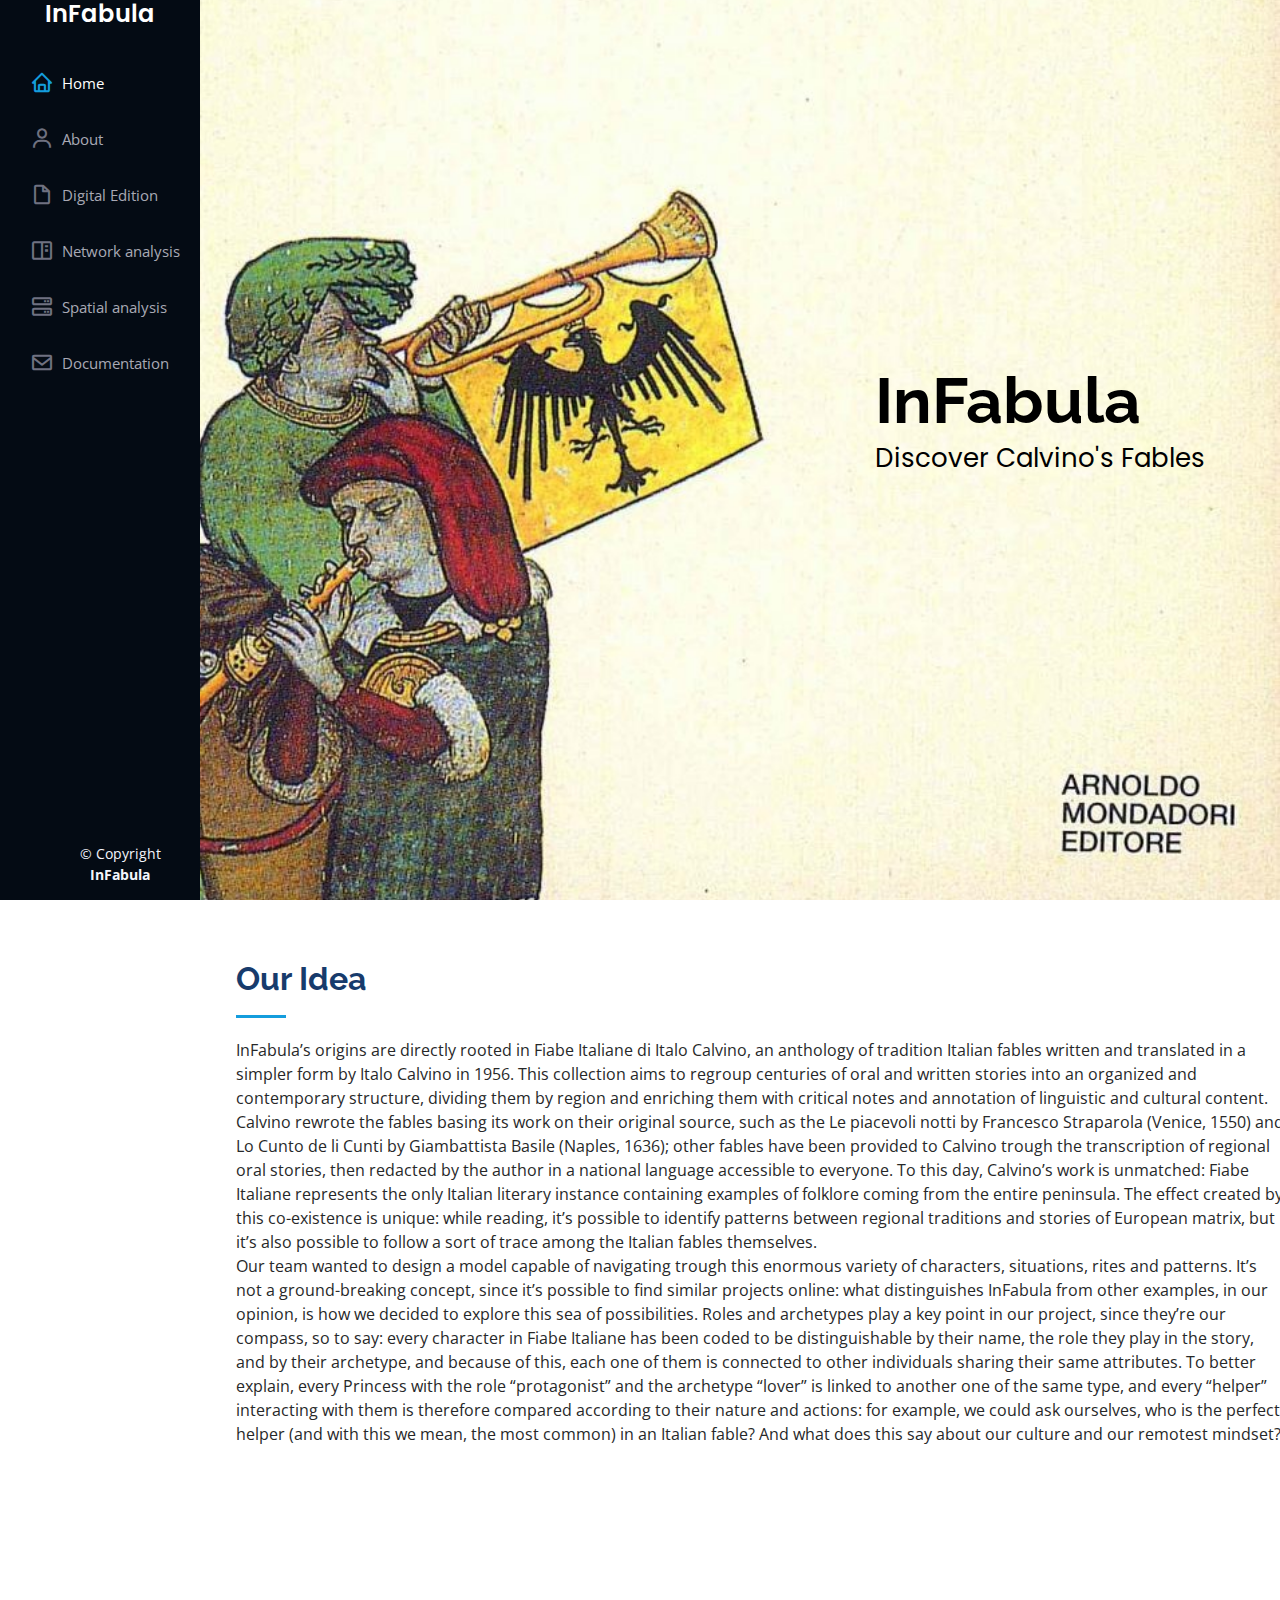
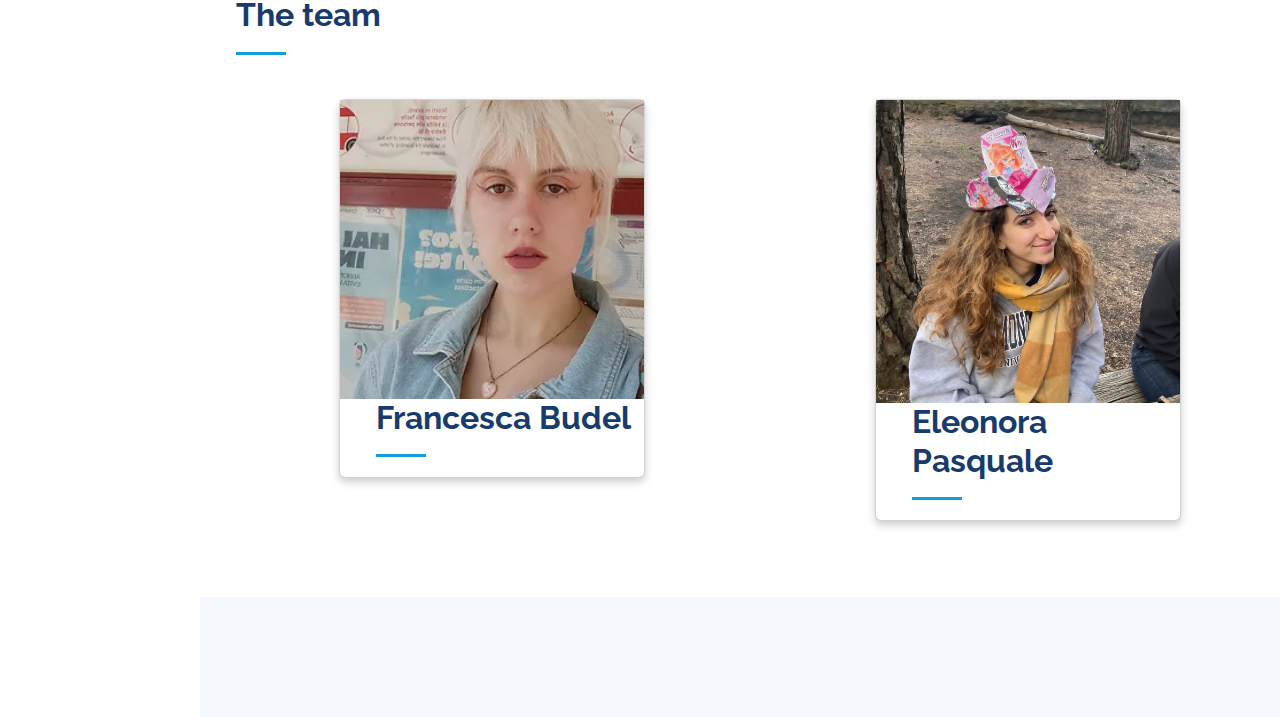
<file: index.html>
<!DOCTYPE html>
<html lang="en">

<head>
  <meta charset="utf-8">
  <meta content="width=device-width, initial-scale=1.0" name="viewport">

  <title>InFabula</title>
  <meta content="" name="description">
  <meta content="" name="keywords">

  <!-- Favicons -->
  <link href="assets/img/icons8-fairytale-24.png" rel="icon">
	
  <link href="assets/img/icons8-fairytale-24.png" rel="apple-touch-icon">

  <!-- Google Fonts -->
  <link href="https://fonts.googleapis.com/css?family=Open+Sans:300,300i,400,400i,600,600i,700,700i|Raleway:300,300i,400,400i,500,500i,600,600i,700,700i|Poppins:300,300i,400,400i,500,500i,600,600i,700,700i" rel="stylesheet">

  <!-- Vendor CSS Files -->
  <link href="assets/vendor/aos/aos.css" rel="stylesheet">
  <link href="assets/vendor/bootstrap/css/bootstrap.min.css" rel="stylesheet">
  <link href="assets/vendor/bootstrap-icons/bootstrap-icons.css" rel="stylesheet">
  <link href="assets/vendor/boxicons/css/boxicons.min.css" rel="stylesheet">
  <link href="assets/vendor/glightbox/css/glightbox.min.css" rel="stylesheet">
  <link href="assets/vendor/swiper/swiper-bundle.min.css" rel="stylesheet">

  <!-- Template Main CSS File -->
  <link href="css/style.css" rel="stylesheet">

  <!-- =======================================================
  * Template Name: iPortfolio - v3.9.1
  * Template URL: https://bootstrapmade.com/iportfolio-bootstrap-portfolio-websites-template/
  * Author: BootstrapMade.com
  * License: https://bootstrapmade.com/license/
  ======================================================== -->
 
</head>

<body>

  <!-- ======= Mobile nav toggle button ======= -->
  <i class="bi bi-list mobile-nav-toggle d-xl-none"></i>

  <!-- ======= Header ======= -->
  <header id="header">
    <div class="d-flex flex-column">

      <div class="profile">
        
        <h1 class="text-light"><a href="index.html">InFabula</a></h1>
       
      </div>

    <nav id="navbar" class="nav-menu navbar">
         <ul>
           <li><a href="index.html" class="nav-link scrollto active"><i class="bx bx-home"></i> <span>Home</span></a></li>
           <li><a href="#about" class="nav-link scrollto"><i class="bx bx-user"></i> <span>About</span></a></li>
           <li><a href="SDedition.html" class="nav-link"><i class="bx bx-file-blank"></i> <span>Digital Edition</span></a></li>
           <li><a href="NetAnal.html" class="nav-link"><i class="bx bx-book-content"></i>  <span>Network analysis</span></a></li>
           <li><a href="SpaAnalysis.html" class="nav-link"><i class="bx bx-server"></i> <span>Spatial analysis</span></a></li>
           <li><a href="Documentation.html" class="nav-link "><i class="bx bx-envelope"></i> <span>Documentation</span></a></li>
         </ul>
       </nav><!-- .nav-menu -->
    </div>
  </header><!-- End Header -->

  <!-- ======= Hero Section ======= -->
  <section id="hero" class="d-flex flex-column justify-content-center align-items-center">
    <div class="hero-container">
      <h1>InFabula</h1>
      <p>Discover Calvino's Fables </p>
    </div>
  </section><!-- End Hero -->

  <main id="main">

    <!-- ======= About Section ======= -->
    <section id="about" class="about">
      <div class="container">

        <div class="section-title">
          <h2>Our Idea</h2>
          <p>InFabula’s origins are directly rooted in Fiabe Italiane di Italo Calvino, an anthology of tradition Italian fables written and translated
            in a simpler form by Italo Calvino in 1956. This collection aims to regroup centuries of oral and written stories into an organized and
            contemporary structure, dividing them by region and enriching them with critical notes and annotation of linguistic and cultural
            content.</p>
            <p>Calvino rewrote the fables basing its work on their original source, such as the Le piacevoli notti by Francesco Straparola (Venice,
            1550) and Lo Cunto de li Cunti by Giambattista Basile (Naples, 1636); other fables have been provided to Calvino trough the
            transcription of regional oral stories, then redacted by the author in a national language accessible to everyone.
            To this day, Calvino’s work is unmatched: Fiabe Italiane represents the only Italian literary instance containing examples of folklore
            coming from the entire peninsula. The effect created by this co-existence is unique: while reading, it’s possible to identify patterns
            between regional traditions and stories of European matrix, but it’s also possible to follow a sort of trace among the Italian fables
            themselves.</p>
            <p>Our team wanted to design a model capable of navigating trough this enormous variety of characters, situations, rites and patterns. It’s
            not a ground-breaking concept, since it’s possible to find similar projects online: what distinguishes InFabula from other examples, in
            our opinion, is how we decided to explore this sea of possibilities.
            Roles and archetypes play a key point in our project, since they’re our compass, so to say: every character in Fiabe Italiane has been
            coded to be distinguishable by their name, the role they play in the story, and by their archetype, and because of this, each one of them
            is connected to other individuals sharing their same attributes.
            To better explain, every Princess with the role “protagonist” and the archetype “lover” is linked to another one of the same type, and
            every “helper” interacting with them is therefore compared according to their nature and actions: for example, we could ask ourselves,
            who is the perfect helper (and with this we mean, the most common) in an Italian fable? And what does this say about our culture and
            our remotest mindset?
            </p>
        </div>

        

      </div>
    </section><!-- End About Section -->

    <!-- ======= Facts Section ======= -->
    <section id="facts" class="facts">
      <div class="container">

        <div class="section-title">
          <h2>The team</h2>
         <br>

<div class="row">
 

  <div class="column">
    <div class="card">
      <img src="./assets/img/fra.webp" alt="Mike" style="width:100%">
      <div class="container">
        <h2>Francesca Budel</h2>
      </div>
    </div>
  </div>
  
  <div class="column">
    <div class="card">
      <img src="./assets/img/nora.jpg" alt="John" style="width:100%">
      <div class="container">
        <h2>Eleonora Pasquale</h2>
      </div>
    </div>
  </div>
</div>
        </div>

        

      </div>
    </section><!-- End Facts Section -->

    <!-- ======= Skills Section ======= -->
    <section id="skills" class="skills section-bg">
      <div class="container">

        

       

      </div>
    </section><!-- End Skills Section -->

  
  </main><!-- End #main -->

  <!-- ======= Footer ======= -->
  <footer id="footer">
    <div class="container">
      <div class="copyright">
        &copy; Copyright <strong><span>InFabula</span></strong>
      </div>
      
    </div>
  </footer><!-- End  Footer -->

  <a href="#" class="back-to-top d-flex align-items-center justify-content-center"><i class="bi bi-arrow-up-short"></i></a>

  <!-- Vendor JS Files -->
  <script src="assets/vendor/purecounter/purecounter_vanilla.js"></script>
  <script src="assets/vendor/aos/aos.js"></script>
  <script src="assets/vendor/bootstrap/js/bootstrap.bundle.min.js"></script>
  <script src="assets/vendor/glightbox/js/glightbox.min.js"></script>
  <script src="assets/vendor/isotope-layout/isotope.pkgd.min.js"></script>
  <script src="assets/vendor/swiper/swiper-bundle.min.js"></script>
  <script src="assets/vendor/typed.js/typed.min.js"></script>
  <script src="assets/vendor/waypoints/noframework.waypoints.js"></script>
  <script src="assets/vendor/php-email-form/validate.js"></script>

  <!-- Template Main JS File -->
  <script src="assets/js/main.js"></script>

</body>

</html>
</file>
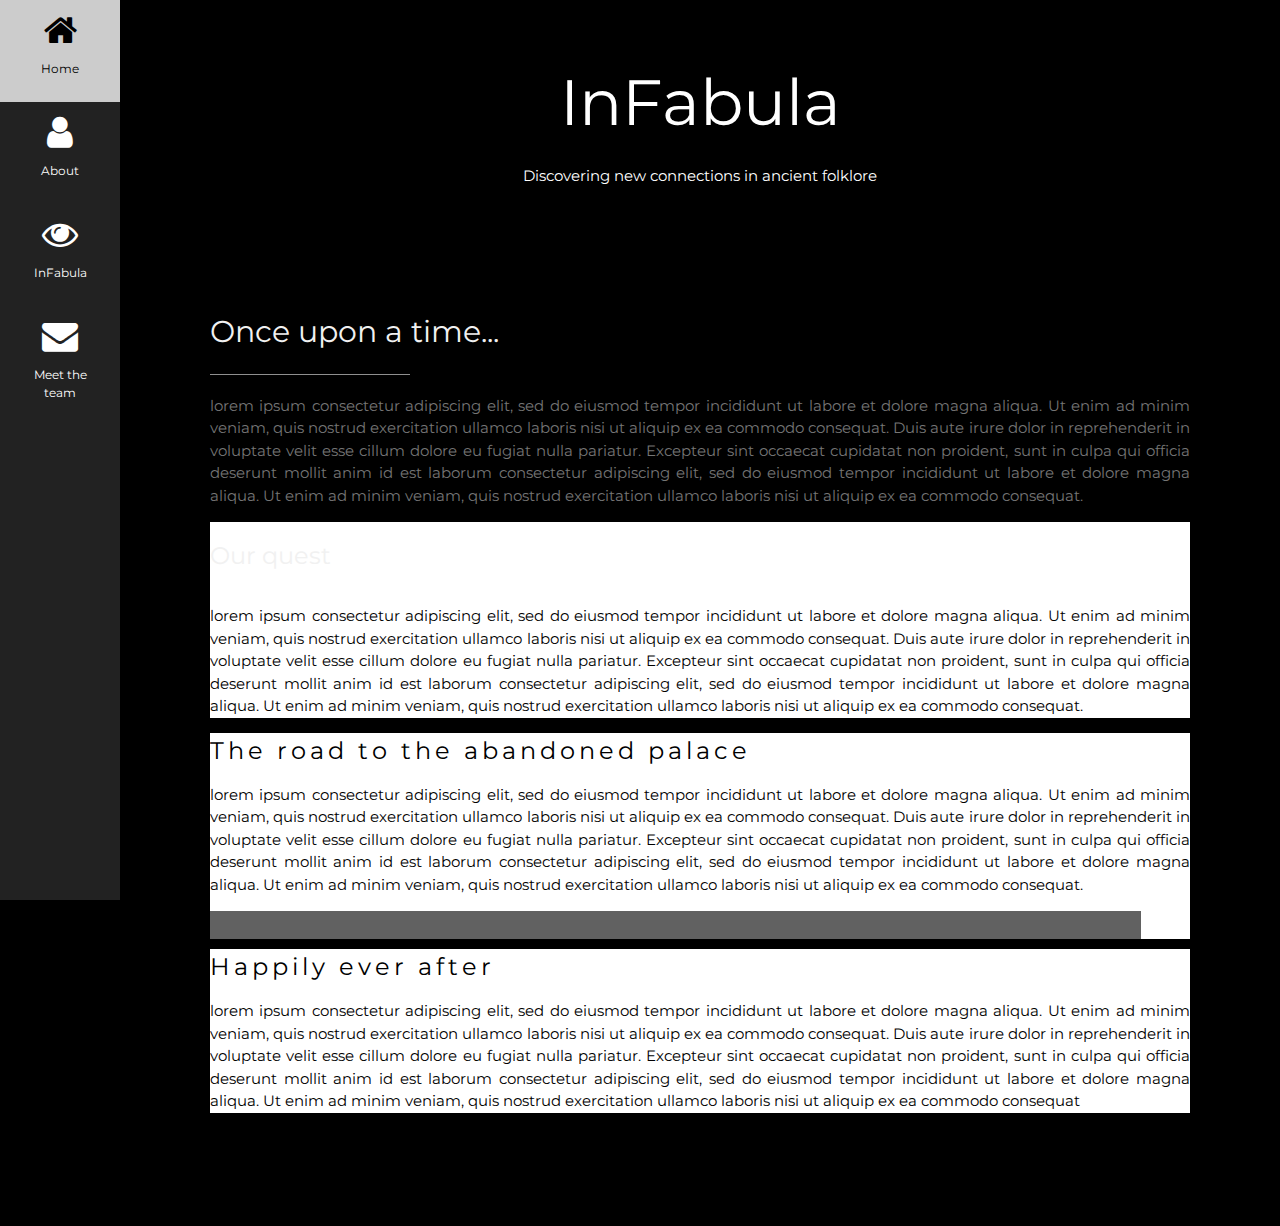
<file: index1.html>
<!-- Icon Bar (Sidebar - hidden on small screens) -->
<nav class="w3-sidebar w3-bar-block w3-small w3-hide-small w3-center">
  <!-- Avatar image in top left corner -->
  <html>
  <head>
  <title>W3.CSS Template</title>
  <meta charset="UTF-8">
  <meta name="viewport" content="width=device-width, initial-scale=1">
  <link rel="stylesheet" href="https://www.w3schools.com/w3css/4/w3.css">
  <link rel="stylesheet" href="https://fonts.googleapis.com/css?family=Montserrat">
  <link rel="stylesheet" href="https://cdnjs.cloudflare.com/ajax/libs/font-awesome/4.7.0/css/font-awesome.min.css">
  <style>
  body, h1,h2,h3,h4,h5,h6 {font-family: "Montserrat", sans-serif}
  .w3-row-padding img {margin-bottom: 12px}
  /* Set the width of the sidebar to 120px */
  .w3-sidebar {width: 120px;background: #222;}
  /* Add a left margin to the "page content" that matches the width of the sidebar (120px) */
  #main {margin-left: 120px}
  /* Remove margins from "page content" on small screens */
  @media only screen and (max-width: 600px) {#main {margin-left: 0}}
  </style>
  </head>
  <body class="w3-black">
  <a href="#" class="w3-bar-item w3-button w3-padding-large w3-black">
    <i class="fa fa-home w3-xxlarge"></i>
    <p>Home</p>
  </a>
  <a href="#about" class="w3-bar-item w3-button w3-padding-large w3-hover-black">
    <i class="fa fa-user w3-xxlarge"></i>
    <p>About</p>
  </a>
  <a href="#photos" class="w3-bar-item w3-button w3-padding-large w3-hover-black">
    <i class="fa fa-eye w3-xxlarge"></i>
    <p>InFabula</p>
  </a>
  <a href="#contact" class="w3-bar-item w3-button w3-padding-large w3-hover-black">
    <i class="fa fa-envelope w3-xxlarge"></i>
    <p>Meet the team</p>
  </a>
</nav>

<!-- Navbar on small screens (Hidden on medium and large screens) -->
<div class="w3-top w3-hide-large w3-hide-medium" id="myNavbar">
  <div class="w3-bar w3-black w3-opacity w3-hover-opacity-off w3-center w3-small">
    <a href="#" class="w3-bar-item w3-button" style="width:25% !important">Home</a>
    <a href="#about" class="w3-bar-item w3-button" style="width:25% !important">About</a>
    <a href="#photos" class="w3-bar-item w3-button" style="width:25% !important">InFabula</a>
    <a href="#contact" class="w3-bar-item w3-button" style="width:25% !important">Meet the team</a>
  </div>
</div>

<!-- Page Content -->
<div class="w3-padding-large" id="main">
  <!-- Header/Home -->
  <header class="w3-container w3-padding-32 w3-center w3-black" id="home">
    <h1 class="w3-jumbo"><span class="w3-hide-small"></span> InFabula </h1>
    <p>Discovering new connections in ancient folklore</p>
  </header>

  <!-- About Section -->
  <div class="w3-content w3-justify w3-text-grey w3-padding-64" id="about">
    <h2 class="w3-text-light-grey">Once upon a time...</h2>
    <hr style="width:200px" class="w3-opacity">
    <p>lorem ipsum consectetur adipiscing elit, sed do eiusmod tempor incididunt ut labore et dolore magna aliqua. Ut enim ad minim veniam, quis nostrud exercitation ullamco laboris nisi ut aliquip
      ex ea commodo consequat. Duis aute irure dolor in reprehenderit in voluptate velit esse cillum dolore eu fugiat nulla pariatur. Excepteur sint occaecat cupidatat non proident, sunt in culpa qui officia deserunt mollit anim id est laborum consectetur
      adipiscing elit, sed do eiusmod tempor incididunt ut labore et dolore magna aliqua. Ut enim ad minim veniam, quis nostrud exercitation ullamco laboris nisi ut aliquip ex ea commodo consequat.
    </p>
    <div class="w3-white">
    <h3 class="w3-padding-16 w3-text-light-grey">Our quest</h3>
    <p>lorem ipsum consectetur adipiscing elit, sed do eiusmod tempor incididunt ut labore et dolore magna aliqua. Ut enim ad minim veniam, quis nostrud exercitation ullamco laboris nisi ut aliquip
      ex ea commodo consequat. Duis aute irure dolor in reprehenderit in voluptate velit esse cillum dolore eu fugiat nulla pariatur. Excepteur sint occaecat cupidatat non proident, sunt in culpa qui officia deserunt mollit anim id est laborum consectetur
      adipiscing elit, sed do eiusmod tempor incididunt ut labore et dolore magna aliqua. Ut enim ad minim veniam, quis nostrud exercitation ullamco laboris nisi ut aliquip ex ea commodo consequat.</p>
    </div>
    <div class="w3-white">
    <h3 class="w3-wide">The road to the abandoned palace</h3>
    <p>lorem ipsum consectetur adipiscing elit, sed do eiusmod tempor incididunt ut labore et dolore magna aliqua. Ut enim ad minim veniam, quis nostrud exercitation ullamco laboris nisi ut aliquip
      ex ea commodo consequat. Duis aute irure dolor in reprehenderit in voluptate velit esse cillum dolore eu fugiat nulla pariatur. Excepteur sint occaecat cupidatat non proident, sunt in culpa qui officia deserunt mollit anim id est laborum consectetur
      adipiscing elit, sed do eiusmod tempor incididunt ut labore et dolore magna aliqua. Ut enim ad minim veniam, quis nostrud exercitation ullamco laboris nisi ut aliquip ex ea commodo consequat.</p>
      <div class="w3-dark-grey" style="height:28px;width:95%"></div>
    </div>
    <div class="w3-white">
    <h3 class="w3-wide">Happily ever after</h3>
      <p>lorem ipsum consectetur adipiscing elit, sed do eiusmod tempor incididunt ut labore et dolore magna aliqua. Ut enim ad minim veniam, quis nostrud exercitation ullamco laboris nisi ut aliquip
        ex ea commodo consequat. Duis aute irure dolor in reprehenderit in voluptate velit esse cillum dolore eu fugiat nulla pariatur. Excepteur sint occaecat cupidatat non proident, sunt in culpa qui officia deserunt mollit anim id est laborum consectetur
        adipiscing elit, sed do eiusmod tempor incididunt ut labore et dolore magna aliqua. Ut enim ad minim veniam, quis nostrud exercitation ullamco laboris nisi ut aliquip ex ea commodo consequat</p>
    </div><br>
    <!-- End photo grid -->
    </div>
  <!-- End Portfolio Section -->
  </div>
<!-- END PAGE CONTENT -->
</div>

</body>
</html>
</file>
<file: css/style.css>
/**
* Template Name: iPortfolio - v3.9.1
* Template URL: https://bootstrapmade.com/iportfolio-bootstrap-portfolio-websites-template/
* Author: BootstrapMade.com
* License: https://bootstrapmade.com/license/
*/


/*--------------------------------------------------------------
# MIO
--------------------------------------------------------------*/

#documentation {
  padding: 15px;
}


#metadata-column {
	background-color: #eee7d7;
	border: 2px solid black;
	margin-bottom: 5rem;
	padding-bottom: 5rem;
  position: sticky;
  top: 1em;
  height: fit-content;
	
}


* {
  box-sizing: border-box;
}

/* Create three equal columns that floats next to each other */
.col {
  float: center;
  width: auto;
  padding: 10px;
  /*border: 2px solid red;*/
  text-align:center;
  display : block; 
   /* Should be removed. Only for demonstration */
}

/* Clear floats after the columns */
.row:after {
  content: "";
  display: table;
  clear: both;
}

/* Responsive layout - makes the three columns stack on top of each other instead of next to each other */
@media screen and (max-width: 600px) {
  .column {
    width: 100%;
  }
}


.myborder {
			border: solid rgb(220,220,220) 1px;
			padding: 10px;
			margin-bottom: 15px; 
		}
		.myborder-notop {
			border-top: none;
		}
		
		.breath {
			margin-top: 15px;
		}
		
		.tab-pane {
			min-height: 150px;
		}
		
		


       
	
		
		
		
		.text-character {
			background-color: #ffddff;
		}
		
		.text-protagonist {
			background-color: red;
		}
		.text-dispatcher {
			background-color: green;
		}
		.text-villain {
			background-color: pink;
		}	
		.text-helper {
			background-color: blue;
		}
		.text-prize {
			background-color: yellow;
		}
		
		
		
		
		.text-hero {
			background-color: #BF40BF;
		}
         .text-hero {
			background-color: #E3963E;
		}
		.text-caregiver {
			background-color: #FADA5E;
		}
		.text-sovereign {
			background-color: #ffffdd;
		}
		.text-creator {
			background-color: #D8BFD8;
		}
		.text-innocent {
			background-color: #AFE1AF;
		}
		.text-sage {
			background-color: #6495ED;
		}
		.text-rebel {
			background-color: #808080;
		}
		.text-jester {
			background-color: #8A9A5B;
		}
		.text-lover {
			background-color: #F3CFC6;
		}
		.text-magician {
			background-color: #FA8072;
		}






.gradesub-filter{
    width: 299px;
    height: 335px;
    margin: 30px 0px 0px 0px;
    background-color: #ffffff;
}
  .form-filter-shade{
    padding: 16px 0px 9px 20px;
    font-weight: 600;
    font-size: 16px;
    border-bottom: 2px solid #F0F0F0;
  }
  
  

.multiselect, .multiselect2  {
  width: 200px;
  background-color: transparent;
  margin-bottom: 20px;
}

.selectBox, .selectBox2 {
  position: relative;
}

.selectBox select {
  width: 100%;
  font-weight: bold;
  background-color: #b58756;
}

.selectBox2 select {
  width: 100%;
  font-weight: bold;
  background-color: #b58756;
}

.overSelect, .overSelect {
  position: absolute;
  left: 0;
  right: 0;
  top: 0;
  bottom: 0;
}

#checkboxes, #checkboxes2 {
  display: none;
  border: 1px #b58756 solid;
}

#checkboxes label {
  display: block;
}

#checkboxes2 label {
  display: block;
}

#checkboxes label:hover {
  background-color: #b58756;
}

#checkboxes2 label:hover {
  background-color: #b58756;
}

#checkboxes label:active {
  background-color: red;
} 


ul{
    margin-left: -25px;    
}

li{
    list-style: none;
}


.container {
	margin-left: 20px;
}





/*TEAM*/
.column {margin-left: auto;
  width: 30%;
  margin-bottom: 16px;
  padding: 0 8px;
  margin-right: auto;
}

@media screen and (max-width: 650px) {
  .column {
    width: 100%;
    display: block;
  }
}

.card {
  box-shadow: 0 4px 8px 0 rgba(0, 0, 0, 0.2);
}

.container {
  padding: 0 16px;
}

.container::after, .row::after {
  content: "";
  clear: both;
  display: table;
}

.title {
  color: grey;
}

.button {
  border: none;
  outline: 0;
  display: inline-block;
  padding: 8px;
  color: white;
  background-color: #000;
  text-align: center;
  cursor: pointer;
  width: 100%;
}

.button:hover {
  background-color: #555;
}







/*--------------------------------------------------------------
# Leaflet
--------------------------------------------------------------*/
#map { height: 600px; }













/*--------------------------------------------------------------
# General
--------------------------------------------------------------*/
body {
  font-family: "Open Sans", sans-serif;
  color: #272829;
}

a {
  color: #149ddd;
  text-decoration: none;
}

a:hover {
  color: #37b3ed;
  text-decoration: none;
}

h1,
h2,
h3,
h4,
h5,
h6 {
  font-family: "Raleway", sans-serif;
}

/*--------------------------------------------------------------
# Back to top button
--------------------------------------------------------------*/
.back-to-top {
  position: fixed;
  visibility: hidden;
  opacity: 0;
  right: 15px;
  bottom: 15px;
  z-index: 996;
  background: #149ddd;
  width: 40px;
  height: 40px;
  border-radius: 50px;
  transition: all 0.4s;
}

.back-to-top i {
  font-size: 28px;
  color: #fff;
  line-height: 0;
}

.back-to-top:hover {
  background: #2eafec;
  color: #fff;
}

.back-to-top.active {
  visibility: visible;
  opacity: 1;
}

/*--------------------------------------------------------------
# Header
--------------------------------------------------------------*/
#header {
  position: fixed;
  top: 0;
  left: 0;
  bottom: 0;
  width: 200px;
  transition: all ease-in-out 0.5s;
  z-index: 9997;
  transition: all 0.5s;
  padding: 0 15px;
  background: #040b14;
  overflow-y: auto;
}

#header .profile img {
  margin: 15px auto;
  display: block;
  width: 120px;
  border: 8px solid #2c2f3f;
}

#header .profile h1 {
  font-size: 24px;
  margin: 0;
  padding: 0;
  font-weight: 600;
  -moz-text-align-last: center;
  text-align-last: center;
  font-family: "Poppins", sans-serif;
}

#header .profile h1 a,
#header .profile h1 a:hover {
  color: #fff;
  text-decoration: none;
}

#header .profile .social-links a {
  font-size: 18px;
  display: inline-block;
  background: #212431;
  color: #fff;
  line-height: 1;
  padding: 8px 0;
  margin-right: 4px;
  border-radius: 50%;
  text-align: center;
  width: 36px;
  height: 36px;
  transition: 0.3s;
}

#header .profile .social-links a:hover {
  background: #149ddd;
  color: #fff;
  text-decoration: none;
}

#main {
  margin-left: 200px;
  /*background-image: url('../assets/img/paper.jpg');*/
}

@media (max-width: 1199px) {
  #header {
    left: -200px;
  }

  #main {
    margin-left: 0;
  }
}

/*--------------------------------------------------------------
# Navigation Menu
--------------------------------------------------------------*/
/* Desktop Navigation */
.nav-menu {
  padding: 30px 0 0 0;
}

.nav-menu * {
  margin: 0;
  padding: 0;
  list-style: none;
}

.nav-menu>ul>li {
  position: relative;
  white-space: nowrap;
}

.nav-menu a,
.nav-menu a:focus {
  display: flex;
  align-items: center;
  color: #a8a9b4;
  padding: 12px 15px;
  margin-bottom: 8px;
  transition: 0.3s;
  font-size: 15px;
}

.nav-menu a i,
.nav-menu a:focus i {
  font-size: 24px;
  padding-right: 8px;
  color: #6f7180;
}

.nav-menu a:hover,
.nav-menu .active,
.nav-menu .active:focus,
.nav-menu li:hover>a {
  text-decoration: none;
  color: #fff;
}

.nav-menu a:hover i,
.nav-menu .active i,
.nav-menu .active:focus i,
.nav-menu li:hover>a i {
  color: #149ddd;
}

/* Mobile Navigation */
.mobile-nav-toggle {
  position: fixed;
  right: 15px;
  top: 15px;
  z-index: 9998;
  border: 0;
  font-size: 24px;
  transition: all 0.4s;
  outline: none !important;
  background-color: #149ddd;
  color: #fff;
  width: 40px;
  height: 40px;
  display: inline-flex;
  align-items: center;
  justify-content: center;
  line-height: 0;
  border-radius: 50px;
  cursor: pointer;
}

.mobile-nav-active {
  overflow: hidden;
}

.mobile-nav-active #header {
  left: 0;
}

/*--------------------------------------------------------------
# Hero Section
--------------------------------------------------------------*/
#hero {
  width: 100%;
  height: 100vh;
  background: url("../assets/img/fiabe.jpg") top center;
  background-position: center;
  background-repeat: no-repeat;
  background-size: cover;
}

#hero:before {
  content: "";
  
  position: absolute;
  bottom: 0;
  top: 0;
  left: 0;
  right: 0;
  z-index: 1;
}

#hero .hero-container {
  position: relative;
  z-index: 2;
  min-width: 300px;
  left: 400px;
}

#hero h1 {
  margin: 0 0 10px 0;
  font-size: 64px;
  font-weight: 700;
  line-height: 56px;
  color: black;
}

#hero p {
  color: black;
  margin-bottom: 50px;
  font-size: 26px;
  font-family: "Poppins", sans-serif;
}

#hero p span {
  color: #fff;
  padding-bottom: 4px;
  letter-spacing: 1px;
  border-bottom: 3px solid #149ddd;
}

@media (min-width: 1024px) {
  #hero {
    background-attachment: fixed;
  }
}

@media (max-width: 768px) {
  #hero h1 {
    font-size: 28px;
    line-height: 36px;
  }

  #hero h2 {
    font-size: 18px;
    line-height: 24px;
    margin-bottom: 30px;
  }
}

/*--------------------------------------------------------------
# Sections General
--------------------------------------------------------------*/
section {
  padding: 60px 0;
  overflow: hidden;
}

.section-bg {
  background: #f5f8fd;
}

.section-title {
  padding-bottom: 30px;
}

.section-title h2 {
  font-size: 32px;
  font-weight: bold;
  margin-bottom: 20px;
  padding-bottom: 20px;
  position: relative;
  color: #173b6c;
}

.section-title h2::after {
  content: "";
  position: absolute;
  display: block;
  width: 50px;
  height: 3px;
  background: #149ddd;
  bottom: 0;
  left: 0;
}

.section-title p {
  margin-bottom: 0;
}

/*--------------------------------------------------------------
# About
--------------------------------------------------------------*/
.about .content h3 {
  font-weight: 700;
  font-size: 26px;
  color: #173b6c;
}

.about .content ul {
  list-style: none;
  padding: 0;
}

.about .content ul li {
  margin-bottom: 20px;
  display: flex;
  align-items: center;
}

.about .content ul strong {
  margin-right: 10px;
}

.about .content ul i {
  font-size: 16px;
  margin-right: 5px;
  color: #149ddd;
  line-height: 0;
}

.about .content p:last-child {
  margin-bottom: 0;
}

/*--------------------------------------------------------------
# Facts
--------------------------------------------------------------*/
.facts {
  padding-bottom: 30px;
}

.facts .count-box {
  padding: 30px;
  width: 100%;
}

.facts .count-box i {
  display: block;
  font-size: 44px;
  color: #149ddd;
  float: left;
  line-height: 0;
}

.facts .count-box span {
  font-size: 48px;
  line-height: 40px;
  display: block;
  font-weight: 700;
  color: #050d18;
  margin-left: 60px;
}

.facts .count-box p {
  padding: 15px 0 0 0;
  margin: 0 0 0 60px;
  font-family: "Raleway", sans-serif;
  font-size: 14px;
  color: #122f57;
}

.facts .count-box a {
  font-weight: 600;
  display: block;
  margin-top: 20px;
  color: #122f57;
  font-size: 15px;
  font-family: "Poppins", sans-serif;
  transition: ease-in-out 0.3s;
}

.facts .count-box a:hover {
  color: #1f5297;
}

/*--------------------------------------------------------------
# Akills
--------------------------------------------------------------*/
.skills .progress {
  height: 60px;
  display: block;
  background: none;
  border-radius: 0;
}

.skills .progress .skill {
  padding: 0;
  margin: 0 0 6px 0;
  text-transform: uppercase;
  display: block;
  font-weight: 600;
  font-family: "Poppins", sans-serif;
  color: #050d18;
}

.skills .progress .skill .val {
  float: right;
  font-style: normal;
}

.skills .progress-bar-wrap {
  background: #dce8f8;
  height: 10px;
}

.skills .progress-bar {
  width: 1px;
  height: 10px;
  transition: 0.9s;
  background-color: #149ddd;
}

/*--------------------------------------------------------------
# Resume
--------------------------------------------------------------*/
.resume .resume-title {
  font-size: 26px;
  font-weight: 700;
  margin-top: 20px;
  margin-bottom: 20px;
  color: #050d18;
}

.resume .resume-item {
  padding: 0 0 20px 20px;
  margin-top: -2px;
  border-left: 2px solid #1f5297;
  position: relative;
}

.resume .resume-item h4 {
  line-height: 18px;
  font-size: 18px;
  font-weight: 600;
  text-transform: uppercase;
  font-family: "Poppins", sans-serif;
  color: #050d18;
  margin-bottom: 10px;
}

.resume .resume-item h5 {
  font-size: 16px;
  background: #e4edf9;
  padding: 5px 15px;
  display: inline-block;
  font-weight: 600;
  margin-bottom: 10px;
}

.resume .resume-item ul {
  padding-left: 20px;
}

.resume .resume-item ul li {
  padding-bottom: 10px;
}

.resume .resume-item:last-child {
  padding-bottom: 0;
}

.resume .resume-item::before {
  content: "";
  position: absolute;
  width: 16px;
  height: 16px;
  border-radius: 50px;
  left: -9px;
  top: 0;
  background: #fff;
  border: 2px solid #1f5297;
}

/*--------------------------------------------------------------
# Portfolio
--------------------------------------------------------------*/
.portfolio .portfolio-item {
  margin-bottom: 30px;
}

.portfolio #portfolio-flters {
  padding: 0;
  margin: 0 auto 35px auto;
  list-style: none;
  text-align: center;
  background: #fff;
  border-radius: 50px;
  padding: 2px 15px;
}

.portfolio #portfolio-flters li {
  cursor: pointer;
  display: inline-block;
  padding: 10px 15px 8px 15px;
  font-size: 14px;
  font-weight: 600;
  line-height: 1;
  text-transform: uppercase;
  color: #272829;
  margin-bottom: 5px;
  transition: all 0.3s ease-in-out;
}

.portfolio #portfolio-flters li:hover,
.portfolio #portfolio-flters li.filter-active {
  color: #149ddd;
}

.portfolio #portfolio-flters li:last-child {
  margin-right: 0;
}

.portfolio .portfolio-wrap {
  transition: 0.3s;
  position: relative;
  overflow: hidden;
  z-index: 1;
}

.portfolio .portfolio-wrap::before {
  content: "";
  background: rgba(255, 255, 255, 0.5);
  position: absolute;
  left: 0;
  right: 0;
  top: 0;
  bottom: 0;
  transition: all ease-in-out 0.3s;
  z-index: 2;
  opacity: 0;
}

.portfolio .portfolio-wrap .portfolio-links {
  opacity: 1;
  left: 0;
  right: 0;
  bottom: -60px;
  z-index: 3;
  position: absolute;
  transition: all ease-in-out 0.3s;
  display: flex;
  justify-content: center;
}

.portfolio .portfolio-wrap .portfolio-links a {
  color: #fff;
  font-size: 28px;
  text-align: center;
  background: rgba(20, 157, 221, 0.75);
  transition: 0.3s;
  width: 50%;
}

.portfolio .portfolio-wrap .portfolio-links a:hover {
  background: rgba(20, 157, 221, 0.95);
}

.portfolio .portfolio-wrap .portfolio-links a+a {
  border-left: 1px solid #37b3ed;
}

.portfolio .portfolio-wrap:hover::before {
  top: 0;
  left: 0;
  right: 0;
  bottom: 0;
  opacity: 1;
}

.portfolio .portfolio-wrap:hover .portfolio-links {
  opacity: 1;
  bottom: 0;
}

/*--------------------------------------------------------------
# Portfolio Details
--------------------------------------------------------------*/
.portfolio-details {
  padding-top: 40px;
}

.portfolio-details .portfolio-details-slider img {
  width: 100%;
}

.portfolio-details .portfolio-details-slider .swiper-pagination {
  margin-top: 20px;
  position: relative;
}

.portfolio-details .portfolio-details-slider .swiper-pagination .swiper-pagination-bullet {
  width: 12px;
  height: 12px;
  background-color: #fff;
  opacity: 1;
  border: 1px solid #149ddd;
}

.portfolio-details .portfolio-details-slider .swiper-pagination .swiper-pagination-bullet-active {
  background-color: #149ddd;
}

.portfolio-details .portfolio-info {
  padding: 30px;
  box-shadow: 0px 0 30px rgba(5, 13, 24, 0.08);
}

.portfolio-details .portfolio-info h3 {
  font-size: 22px;
  font-weight: 700;
  margin-bottom: 20px;
  padding-bottom: 20px;
  border-bottom: 1px solid #eee;
}

.portfolio-details .portfolio-info ul {
  list-style: none;
  padding: 0;
  font-size: 15px;
}

.portfolio-details .portfolio-info ul li+li {
  margin-top: 10px;
}

.portfolio-details .portfolio-description {
  padding-top: 30px;
}

.portfolio-details .portfolio-description h2 {
  font-size: 26px;
  font-weight: 700;
  margin-bottom: 20px;
}

.portfolio-details .portfolio-description p {
  padding: 0;
}

/*--------------------------------------------------------------
# Services
--------------------------------------------------------------*/
.services .icon-box {
  margin-bottom: 20px;
}

.services .icon {
  float: left;
  display: flex;
  align-items: center;
  justify-content: center;
  width: 54px;
  height: 54px;
  background: #149ddd;
  border-radius: 50%;
  transition: 0.5s;
  border: 1px solid #149ddd;
}

.services .icon i {
  color: #fff;
  font-size: 24px;
  line-height: 0;
}

.services .icon-box:hover .icon {
  background: #fff;
}

.services .icon-box:hover .icon i {
  color: #149ddd;
}

.services .title {
  margin-left: 80px;
  font-weight: 700;
  margin-bottom: 15px;
  font-size: 18px;
}

.services .title a {
  color: #343a40;
}

.services .title a:hover {
  color: #149ddd;
}

.services .description {
  margin-left: 80px;
  line-height: 24px;
  font-size: 14px;
}

/*--------------------------------------------------------------
# Testimonials
--------------------------------------------------------------*/
.testimonials .testimonials-carousel,
.testimonials .testimonials-slider {
  overflow: hidden;
}

.testimonials .testimonial-item {
  box-sizing: content-box;
  text-align: center;
  min-height: 320px;
}

.testimonials .testimonial-item .testimonial-img {
  width: 90px;
  border-radius: 50%;
  margin: 0 auto;
}

.testimonials .testimonial-item h3 {
  font-size: 18px;
  font-weight: bold;
  margin: 10px 0 5px 0;
  color: #111;
}

.testimonials .testimonial-item h4 {
  font-size: 14px;
  color: #999;
  margin: 0;
}

.testimonials .testimonial-item .quote-icon-left,
.testimonials .testimonial-item .quote-icon-right {
  color: #c3e8fa;
  font-size: 26px;
}

.testimonials .testimonial-item .quote-icon-left {
  display: inline-block;
  left: -5px;
  position: relative;
}

.testimonials .testimonial-item .quote-icon-right {
  display: inline-block;
  right: -5px;
  position: relative;
  top: 10px;
}

.testimonials .testimonial-item p {
  font-style: italic;
  margin: 0 15px 15px 15px;
  padding: 20px;
  background: #fff;
  position: relative;
  margin-bottom: 35px;
  border-radius: 6px;
  box-shadow: 0px 2px 15px rgba(0, 0, 0, 0.1);
}

.testimonials .testimonial-item p::after {
  content: "";
  width: 0;
  height: 0;
  border-top: 20px solid #fff;
  border-right: 20px solid transparent;
  border-left: 20px solid transparent;
  position: absolute;
  bottom: -20px;
  left: calc(50% - 20px);
}

.testimonials .swiper-pagination {
  margin-top: 20px;
  position: relative;
}

.testimonials .swiper-pagination .swiper-pagination-bullet {
  width: 12px;
  height: 12px;
  background-color: #fff;
  opacity: 1;
  border: 1px solid #149ddd;
}

.testimonials .swiper-pagination .swiper-pagination-bullet-active {
  background-color: #149ddd;
}

/*--------------------------------------------------------------
# Contact
--------------------------------------------------------------*/
.contact {
  padding-bottom: 130px;
}

.contact .info {
  padding: 30px;
  background: #fff;
  width: 100%;
  box-shadow: 0 0 24px 0 rgba(0, 0, 0, 0.12);
}

.contact .info i {
  font-size: 20px;
  color: #149ddd;
  float: left;
  width: 44px;
  height: 44px;
  background: #dff3fc;
  display: flex;
  justify-content: center;
  align-items: center;
  border-radius: 50px;
  transition: all 0.3s ease-in-out;
}

.contact .info h4 {
  padding: 0 0 0 60px;
  font-size: 22px;
  font-weight: 600;
  margin-bottom: 5px;
  color: #050d18;
}

.contact .info p {
  padding: 0 0 10px 60px;
  margin-bottom: 20px;
  font-size: 14px;
  color: #173b6c;
}

.contact .info .email p {
  padding-top: 5px;
}

.contact .info .social-links {
  padding-left: 60px;
}

.contact .info .social-links a {
  font-size: 18px;
  display: inline-block;
  background: #333;
  color: #fff;
  line-height: 1;
  padding: 8px 0;
  border-radius: 50%;
  text-align: center;
  width: 36px;
  height: 36px;
  transition: 0.3s;
  margin-right: 10px;
}

.contact .info .social-links a:hover {
  background: #149ddd;
  color: #fff;
}

.contact .info .email:hover i,
.contact .info .address:hover i,
.contact .info .phone:hover i {
  background: #149ddd;
  color: #fff;
}

.contact .php-email-form {
  width: 100%;
  padding: 30px;
  background: #fff;
  box-shadow: 0 0 24px 0 rgba(0, 0, 0, 0.12);
}

.contact .php-email-form .form-group {
  padding-bottom: 8px;
}

.contact .php-email-form .validate {
  display: none;
  color: red;
  margin: 0 0 15px 0;
  font-weight: 400;
  font-size: 13px;
}

.contact .php-email-form .error-message {
  display: none;
  color: #fff;
  background: #ed3c0d;
  text-align: left;
  padding: 15px;
  font-weight: 600;
}

.contact .php-email-form .error-message br+br {
  margin-top: 25px;
}

.contact .php-email-form .sent-message {
  display: none;
  color: #fff;
  background: #18d26e;
  text-align: center;
  padding: 15px;
  font-weight: 600;
}

.contact .php-email-form .loading {
  display: none;
  background: #fff;
  text-align: center;
  padding: 15px;
}

.contact .php-email-form .loading:before {
  content: "";
  display: inline-block;
  border-radius: 50%;
  width: 24px;
  height: 24px;
  margin: 0 10px -6px 0;
  border: 3px solid #18d26e;
  border-top-color: #eee;
  -webkit-animation: animate-loading 1s linear infinite;
  animation: animate-loading 1s linear infinite;
}

.contact .php-email-form .form-group {
  margin-bottom: 15px;
}

.contact .php-email-form label {
  padding-bottom: 8px;
}

.contact .php-email-form input,
.contact .php-email-form textarea {
  border-radius: 0;
  box-shadow: none;
  font-size: 14px;
}

.contact .php-email-form input {
  height: 44px;
}

.contact .php-email-form textarea {
  padding: 10px 15px;
}

.contact .php-email-form button[type=submit] {
  background: #149ddd;
  border: 0;
  padding: 10px 24px;
  color: #fff;
  transition: 0.4s;
  border-radius: 4px;
}

.contact .php-email-form button[type=submit]:hover {
  background: #37b3ed;
}

@-webkit-keyframes animate-loading {
  0% {
    transform: rotate(0deg);
  }

  100% {
    transform: rotate(360deg);
  }
}

@keyframes animate-loading {
  0% {
    transform: rotate(0deg);
  }

  100% {
    transform: rotate(360deg);
  }
}

/*--------------------------------------------------------------
# Breadcrumbs
--------------------------------------------------------------*/
.breadcrumbs {
  padding: 20px 0;
  background: #f9f9f9;
}

.breadcrumbs h2 {
  font-size: 26px;
  font-weight: 300;
}

.breadcrumbs ol {
  display: flex;
  flex-wrap: wrap;
  list-style: none;
  padding: 0;
  margin: 0;
  font-size: 15px;
}

.breadcrumbs ol li+li {
  padding-left: 10px;
}

.breadcrumbs ol li+li::before {
  display: inline-block;
  padding-right: 10px;
  color: #0e2442;
  content: "/";
}

@media (max-width: 768px) {
  .breadcrumbs .d-flex {
    display: block !important;
  }

  .breadcrumbs ol {
    display: block;
  }

  .breadcrumbs ol li {
    display: inline-block;
  }
}

/*--------------------------------------------------------------
# Footer
--------------------------------------------------------------*/
#footer {
  padding: 15px;
  color: #f4f6fd;
  font-size: 14px;
  position: fixed;
  left: 0;
  bottom: 0;
  width: 200px;
  z-index: 9999;
  background: #040b14;
}

#footer .copyright {
  text-align: center;
}

#footer .credits {
  padding-top: 5px;
  text-align: center;
  font-size: 13px;
  color: #eaebf0;
}

@media (max-width: 1199px) {
  #footer {
    position: static;
    width: auto;
    padding-right: 20px 15px;
  }
}
</file>
